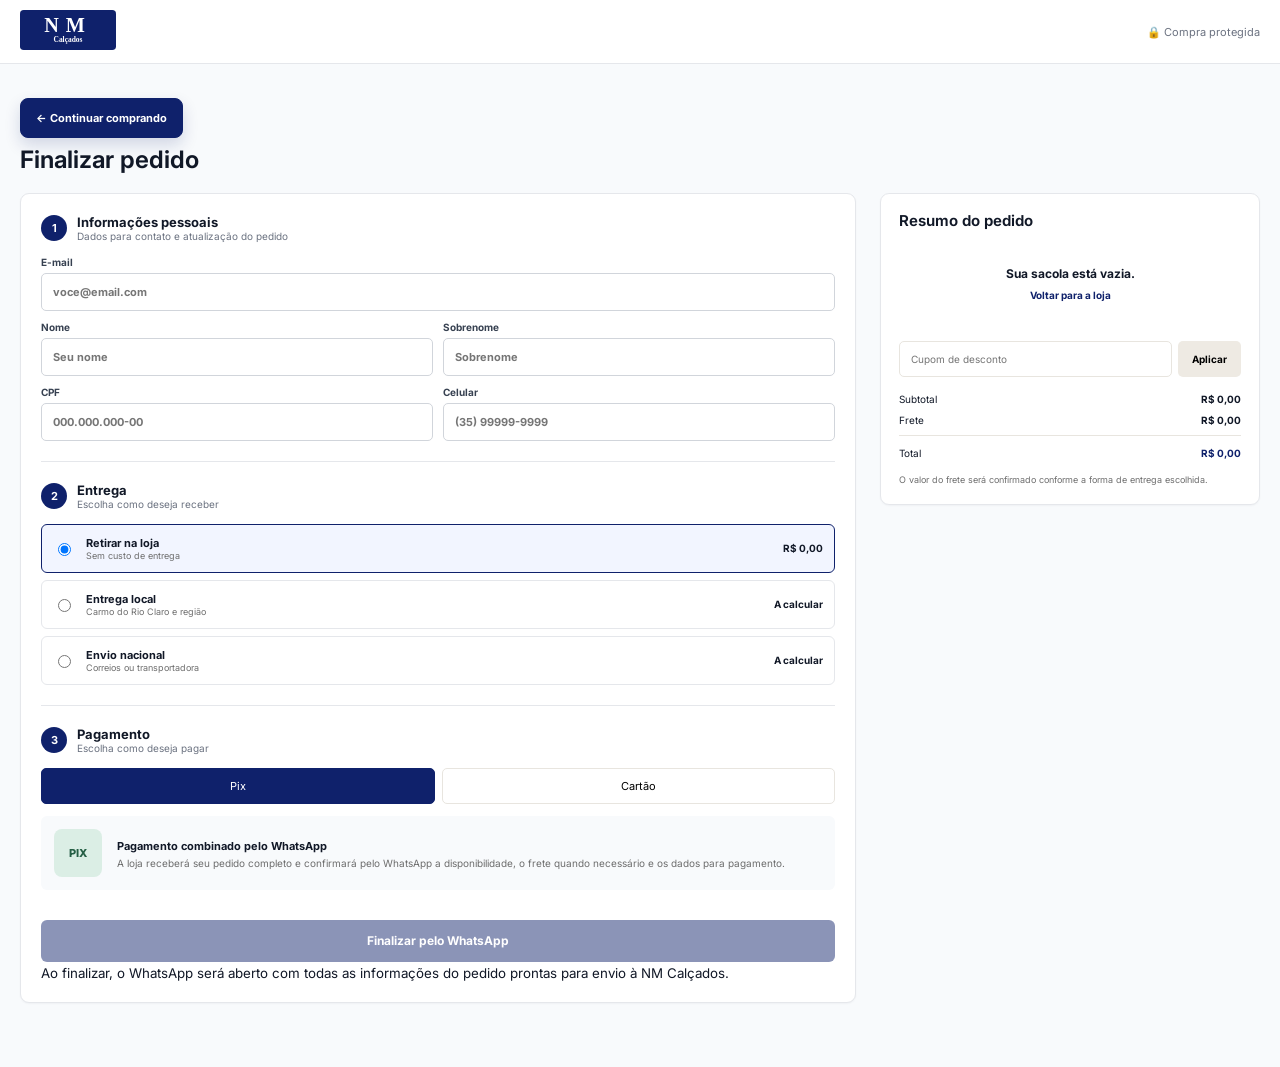
<file: checkout.html>
<!doctype html>
<html lang="pt-BR">
<head>
  <meta charset="utf-8" />
  <meta name="viewport" content="width=device-width, initial-scale=1" />
  <title>Checkout — NM Calçados</title>
  <link rel="preconnect" href="https://fonts.googleapis.com">
  <link rel="preconnect" href="https://fonts.gstatic.com" crossorigin>
  <link href="https://fonts.googleapis.com/css2?family=Inter:wght@400;500;600;700&display=swap" rel="stylesheet">
  <link rel="stylesheet" href="styles.css" />
  <link rel="stylesheet" href="figma-theme.css" />
  <link rel="stylesheet" href="brand-enhancements.css" />
</head>
<body class="figma-checkout">
  <header class="figma-checkout-header"><div class="container"><a href="index.html"><img src="assets/nm-logo.svg" alt="NM Calçados"></a><span>🔒 Compra protegida</span></div></header>

  <main class="figma-checkout-page">
    <div class="container">
      <div class="figma-checkout-title"><a href="loja.html">← Continuar comprando</a><h1>Finalizar pedido</h1></div>
      <div class="figma-checkout-grid">
        <section class="figma-checkout-panel checkout-form">
          <div class="checkout-step">
            <div class="step-title"><span>1</span><div><strong>Informações pessoais</strong><small>Dados para contato e atualização do pedido</small></div></div>
            <div class="form-grid">
              <label class="full">E-mail<input id="checkoutEmail" type="email" required autocomplete="email" placeholder="voce@email.com"></label>
              <label>Nome<input id="checkoutFirstName" required autocomplete="given-name" placeholder="Seu nome"></label>
              <label>Sobrenome<input id="checkoutLastName" required autocomplete="family-name" placeholder="Sobrenome"></label>
              <label>CPF<input id="checkoutCpf" required inputmode="numeric" placeholder="000.000.000-00"></label>
              <label>Celular<input id="checkoutPhone" required type="tel" autocomplete="tel" placeholder="(35) 99999-9999"></label>
            </div>
          </div>

          <div class="checkout-step">
            <div class="step-title"><span>2</span><div><strong>Entrega</strong><small>Escolha como deseja receber</small></div></div>
            <div class="delivery-options">
              <label class="delivery-card active"><input type="radio" name="delivery" value="pickup" checked><div><strong>Retirar na loja</strong><small>Sem custo de entrega</small></div><b>R$ 0,00</b></label>
              <label class="delivery-card"><input type="radio" name="delivery" value="local"><div><strong>Entrega local</strong><small>Carmo do Rio Claro e região</small></div><b>A calcular</b></label>
              <label class="delivery-card"><input type="radio" name="delivery" value="national"><div><strong>Envio nacional</strong><small>Correios ou transportadora</small></div><b>A calcular</b></label>
            </div>
          </div>

          <div class="checkout-step">
            <div class="step-title"><span>3</span><div><strong>Pagamento</strong><small>Escolha como deseja pagar</small></div></div>
            <div class="payment-tabs"><button class="active" type="button">Pix</button><button type="button">Cartão</button></div>
            <div class="payment-mock"><div class="pix-icon">PIX</div><div><strong>Pagamento combinado pelo WhatsApp</strong><p>A loja receberá seu pedido completo e confirmará pelo WhatsApp a disponibilidade, o frete quando necessário e os dados para pagamento.</p></div></div>
          </div>

          <button class="btn btn-dark full xl" id="fakeFinish">Finalizar pelo WhatsApp</button>
          <small>Ao finalizar, o WhatsApp será aberto com todas as informações do pedido prontas para envio à NM Calçados.</small>
        </section>

        <aside class="figma-order-summary order-summary">
          <h2>Resumo do pedido</h2>
          <div id="checkoutItems" class="checkout-items"></div>
          <div class="coupon"><input placeholder="Cupom de desconto"><button type="button">Aplicar</button></div>
          <div class="summary-lines">
            <div><span>Subtotal</span><strong id="checkoutSubtotal">R$ 0,00</strong></div>
            <div><span>Frete</span><strong id="checkoutShipping">R$ 0,00</strong></div>
            <div class="summary-total"><span>Total</span><strong id="checkoutTotal">R$ 0,00</strong></div>
          </div>
          <small>O valor do frete será confirmado conforme a forma de entrega escolhida.</small>
        </aside>
      </div>
    </div>
  </main>

  <div class="toast" id="toast"></div>
  <script src="app.js"></script>
  <script src="checkout-whatsapp.js"></script>
</body>
</html>
</file>
<file: styles.css>
@import url('styles-2.css');
:root{
  --ink:#171717;--muted:#6d6d6d;--line:#e8e5df;--paper:#fff;--soft:#f7f5f0;--sand:#d6c2aa;--olive:#5e6750;--terracotta:#b66a4f;--dark:#111;--success:#2f6a4f;
  --radius:22px;--shadow:0 18px 60px rgba(17,17,17,.09);--container:min(1180px,calc(100% - 36px));
}
*{box-sizing:border-box}html{scroll-behavior:smooth}body{margin:0;font-family:"DM Sans",sans-serif;color:var(--ink);background:var(--paper)}a{text-decoration:none;color:inherit}button,input,select{font:inherit}.container{width:var(--container);margin:auto}.topbar{background:#111;color:#fff;text-align:center;padding:9px 16px;font-size:12px;letter-spacing:.02em}.site-header{position:sticky;top:0;z-index:40;background:rgba(255,255,255,.96);backdrop-filter:blur(18px);border-bottom:1px solid var(--line)}.header-row{height:76px;display:flex;align-items:center;gap:28px}.brand{display:flex;align-items:center;gap:10px;min-width:max-content}.brand-mark{display:grid;place-items:center;width:43px;height:43px;background:#111;color:#fff;border-radius:13px;font-family:"Playfair Display",serif;font-size:20px}.brand-copy{display:flex;flex-direction:column;line-height:1.05}.brand-copy strong{font-size:16px}.brand-copy small{font-size:10px;text-transform:uppercase;letter-spacing:.15em;color:var(--muted);margin-top:4px}.desktop-nav{display:flex;gap:24px;align-items:center;margin:auto;font-size:14px;font-weight:600}.desktop-nav a{position:relative}.desktop-nav a:after{content:"";position:absolute;left:0;right:100%;bottom:-7px;height:2px;background:#111;transition:.25s}.desktop-nav a:hover:after{right:0}.sale-link{color:#a13f2b!important}.header-actions{display:flex;align-items:center;gap:7px}.icon-btn,.cart-btn,.circle-btn{border:0;background:transparent;cursor:pointer}.icon-btn{width:40px;height:40px;border-radius:50%;font-size:19px}.icon-btn:hover{background:var(--soft)}.cart-btn{height:40px;padding:0 12px;border-radius:30px;background:#111;color:#fff;display:flex;align-items:center;gap:7px}.cart-btn span{display:grid;place-items:center;background:#fff;color:#111;width:20px;height:20px;border-radius:50%;font-size:11px;font-weight:700}.search-panel{max-height:0;overflow:hidden;transition:.3s;background:#fff}.search-panel.open{max-height:100px;border-top:1px solid var(--line)}.search-inner{padding:14px 0;display:flex;gap:10px}.search-inner input{flex:1;border:1px solid var(--line);border-radius:14px;padding:14px 16px;outline:0}.mobile-menu{display:none;background:#fff;padding:14px 24px;border-bottom:1px solid var(--line);position:sticky;top:76px;z-index:35}.mobile-menu.open{display:grid;gap:12px}.mobile-only{display:none}.hero{min-height:650px;position:relative;display:flex;align-items:center;background:url('https://images.unsplash.com/photo-1542291026-7eec264c27ff?auto=format&fit=crop&w=1800&q=88') center 58%/cover no-repeat}.hero-overlay{position:absolute;inset:0;background:linear-gradient(90deg,rgba(0,0,0,.76),rgba(0,0,0,.26) 52%,rgba(0,0,0,.06))}.hero-content{position:relative;color:#fff}.eyebrow{margin:0 0 12px;text-transform:uppercase;font-size:12px;font-weight:700;letter-spacing:.16em;color:#796b5a}.eyebrow.light{color:#efe4d4}.hero h1,.catalog-hero h1,.product-info h1{font-family:"Playfair Display",serif}.hero h1{font-size:clamp(48px,7vw,82px);line-height:.97;margin:0;max-width:760px}.hero p:not(.eyebrow){font-size:18px;line-height:1.6;max-width:620px;color:rgba(255,255,255,.86)}.hero-actions{display:flex;gap:12px;margin-top:28px}.btn{display:inline-flex;align-items:center;justify-content:center;border:1px solid transparent;border-radius:999px;padding:13px 22px;font-weight:700;cursor:pointer;transition:.2s}.btn:hover{transform:translateY(-1px)}.btn-dark{background:#111;color:#fff}.btn-light{background:#fff;color:#111}.btn-outline{border-color:#d7d3cd;background:#fff;color:#111}.btn-ghost-light{border-color:rgba(255,255,255,.45);color:#fff}.btn-whatsapp{background:#e9f5ee;color:#215c41;border-color:#cee8d8}.btn.full{width:100%}.btn.xl{padding:16px 24px;font-size:16px}.benefits{border-bottom:1px solid var(--line)}.benefits-grid{display:grid;grid-template-columns:repeat(4,1fr)}.benefits-grid div{padding:22px 18px;border-right:1px solid var(--line)}.benefits-grid div:last-child{border-right:0}.benefits-grid strong,.benefits-grid span{display:block}.benefits-grid strong{font-size:14px}.benefits-grid span{font-size:12px;color:var(--muted);margin-top:4px}.section{padding:88px 0}.section-soft{background:var(--soft)}.section-head{display:flex;justify-content:space-between;align-items:end;gap:20px;margin-bottom:30px}.section h2,.store-section h2,.newsletter h2{font-family:"Playfair Display",serif;font-size:clamp(32px,4vw,50px);line-height:1.05;margin:0}.text-link{font-size:14px;font-weight:700;border-bottom:1px solid #222;padding-bottom:3px}.category-grid{display:grid;grid-template-columns:repeat(4,1fr);gap:16px}.category-card{height:420px;border-radius:var(--radius);padding:24px;display:flex;flex-direction:column;justify-content:flex-end;color:#fff;background-size:cover;background-position:center;overflow:hidden;position:relative}.category-card:before{content:"";position:absolute;inset:0;background:linear-gradient(transparent 40%,rgba(0,0,0,.7))}.category-card span,.category-card small{position:relative}.category-card span{font-family:"Playfair Display",serif;font-size:34px}.category-card small{margin-top:5px;color:rgba(255,255,255,.85)}.cat-fem{background-image:url('https://images.unsplash.com/photo-1543163521-1bf539c55dd2?auto=format&fit=crop&w=900&q=85')}.cat-men{background-image:url('https://images.unsplash.com/photo-1549298916-b41d501d3772?auto=format&fit=crop&w=900&q=85')}.cat-kids{background-image:url('https://images.unsplash.com/photo-1595341888016-a392ef81b7de?auto=format&fit=crop&w=900&q=85')}.cat-beauty{background-image:url('https://images.unsplash.com/photo-1522335789203-aabd1fc54bc9?auto=format&fit=crop&w=900&q=85')}.carousel-actions{display:flex;gap:8px}.circle-btn{width:42px;height:42px;border:1px solid var(--line);border-radius:50%;background:#fff}.product-strip{display:grid;grid-auto-flow:column;grid-auto-columns:minmax(230px,1fr);overflow:auto;gap:16px;scrollbar-width:none}.product-strip::-webkit-scrollbar{display:none}.product-grid{display:grid;grid-template-columns:repeat(4,1fr);gap:20px}.product-card{position:relative}.product-image{aspect-ratio:4/5;border-radius:18px;overflow:hidden;background:#eee;position:relative}.product-image img{width:100%;height:100%;object-fit:cover;transition:.45s}.product-card:hover img{transform:scale(1.035)}.badge{position:absolute;left:12px;top:12px;background:#111;color:#fff;padding:7px 9px;border-radius:99px;font-size:10px;font-weight:700;text-transform:uppercase;letter-spacing:.08em}.badge.sale{background:#a44b35}.wish{position:absolute;right:12px;top:12px;width:36px;height:36px;border:0;border-radius:50%;background:rgba(255,255,255,.9);cursor:pointer}.product-meta{padding:13px 3px}.product-meta small{color:var(--muted);text-transform:uppercase;font-size:10px;letter-spacing:.1em}.product-meta h3{font-size:15px;margin:7px 0 5px}.product-price{display:flex;align-items:baseline;gap:8px}.product-price strong{font-size:16px}.product-price del{font-size:12px;color:#999}.installment{display:block;margin-top:3px;font-size:11px;color:var(--muted)}.quick-add{width:100%;margin-top:8px;border:1px solid var(--line);background:#fff;border-radius:12px;padding:10px;font-weight:700;cursor:pointer}.quick-add:hover{background:#111;color:#fff}.split-grid{display:grid;grid-template-columns:1.35fr .65fr;gap:18px}.editorial{min-height:520px;border-radius:var(--radius);position:relative;overflow:hidden;background-size:cover;background-position:center}.editorial:after{content:"";position:absolute;inset:0;background:linear-gradient(0deg,rgba(0,0,0,.62),rgba(0,0,0,.04))}.editorial-main{background-image:url('https://images.unsplash.com/photo-1515955656352-a1fa3ffcd111?auto=format&fit=crop&w=1300&q=88')}.editorial-sale{background:#d7c6ad}.editorial-content{position:absolute;z-index:2;bottom:34px;left:34px;color:#fff}.editorial-content h2{font-size:44px;max-width:520px;margin-bottom:24px}.editorial-content.dark-copy{color:#111}.editorial-sale:after{display:none}.store-section{padding:88px 0;background:#161616;color:#fff}.store-grid{display:grid;grid-template-columns:1.3fr .7fr;gap:60px;align-items:center}.store-copy p{color:#c8c8c8;max-width:700px;line-height:1.7}.store-pills{display:flex;flex-wrap:wrap;gap:8px;margin:25px 0}.store-pills span{border:1px solid #444;border-radius:99px;padding:9px 12px;font-size:12px}.store-card{background:#fff;color:#111;border-radius:22px;padding:30px;box-shadow:var(--shadow)}.store-card p{font-weight:700;margin-bottom:3px}.store-card span,.store-card small{color:var(--muted)}.store-card hr{border:0;border-top:1px solid var(--line);margin:22px 0}.newsletter-card{background:#eee7dc;border-radius:28px;padding:46px;display:grid;grid-template-columns:1fr .8fr;gap:50px;align-items:center}.newsletter-card p{color:#655d53}.newsletter form{display:flex;gap:8px}.newsletter input{flex:1;border:0;background:#fff;padding:14px 18px;border-radius:999px;outline:0}.footer{background:#f6f4ef;padding:60px 0 20px}.footer-grid{display:grid;grid-template-columns:1.3fr repeat(3,1fr);gap:40px}.footer-grid>div{display:flex;flex-direction:column;gap:10px}.footer-grid>div>a{font-size:13px;color:#555}.footer-grid p{font-size:13px;color:#666;max-width:260px}.footer-brand{margin-bottom:12px}.footer-bottom{border-top:1px solid #ddd8cf;margin-top:40px;padding-top:18px;display:flex;justify-content:space-between;font-size:12px;color:#777}.drawer-backdrop{position:fixed;inset:0;background:rgba(0,0,0,.36);opacity:0;pointer-events:none;transition:.25s;z-index:70}.drawer-backdrop.open{opacity:1;pointer-events:auto}.cart-drawer{position:fixed;right:0;top:0;bottom:0;width:min(440px,94vw);background:#fff;z-index:80;transform:translateX(100%);transition:.3s;display:flex;flex-direction:column;box-shadow:-20px 0 60px rgba(0,0,0,.15)}.cart-drawer.open{transform:none}.drawer-head{padding:22px;border-bottom:1px solid var(--line);display:flex;align-items:center;justify-content:space-between}.drawer-head h3{margin:2px 0 0;font-size:26px;font-family:"Playfair Display",serif}
</file>
<file: figma-theme.css>
/* NM CALÇADOS — Tema inspirado no Figma Make de referência
   Carregado depois de styles.css para garantir prioridade visual. */

:root{
  --nm-blue:#0f216b;
  --nm-blue-2:#172d7f;
  --ui-bg:#f8fafc;
  --ui-card:#ffffff;
  --ui-text:#111827;
  --ui-muted:#6b7280;
  --ui-line:#e5e7eb;
  --ui-line-strong:#d1d5db;
  --ui-soft:#f3f4f6;
  --ui-dark:#111827;
  --ui-danger:#ef4444;
  --ui-radius:9px;
  --ui-shadow:0 1px 2px rgba(15,23,42,.04);
  --ui-shadow-hover:0 8px 24px rgba(15,23,42,.08);
}

html{background:#fff}
body.figma-shop,
body.figma-checkout{
  margin:0!important;
  font-family:Inter,system-ui,-apple-system,BlinkMacSystemFont,"Segoe UI",sans-serif!important;
  color:var(--ui-text)!important;
  background:#fff!important;
  -webkit-font-smoothing:antialiased;
}
body.figma-checkout{background:#f8fafc!important}
body.figma-shop .container,
body.figma-checkout .container{width:min(1280px,calc(100% - 40px))!important;margin-inline:auto!important}

/* Header */
.figma-header{
  height:68px!important;
  background:#fff!important;
  border-bottom:1px solid var(--ui-line)!important;
  position:sticky!important;
  top:0!important;
  z-index:50!important;
  box-shadow:var(--ui-shadow)!important;
}
.figma-header-row{
  height:100%!important;
  display:grid!important;
  grid-template-columns:210px minmax(280px,560px) 210px!important;
  align-items:center!important;
  justify-content:space-between!important;
  gap:32px!important;
}
.figma-logo{display:flex!important;align-items:center!important;width:max-content!important}
.figma-logo img{width:118px!important;height:42px!important;display:block!important;object-fit:contain!important;object-position:left center!important}
.figma-search{position:relative!important;width:100%!important}
.figma-search input{
  width:100%!important;height:38px!important;border:1px solid var(--ui-line)!important;border-radius:6px!important;
  background:#f8fafc!important;padding:0 14px 0 38px!important;outline:none!important;color:var(--ui-text)!important;
  font:500 13px/1 Inter,system-ui,sans-serif!important;box-shadow:none!important;
}
.figma-search input::placeholder{color:#9ca3af!important}
.figma-search input:focus{background:#fff!important;border-color:#9ca3af!important;box-shadow:0 0 0 3px rgba(15,33,107,.08)!important}
.figma-search-icon{position:absolute!important;left:13px!important;top:50%!important;transform:translateY(-50%)!important;color:#6b7280!important;font-size:16px!important;z-index:2!important}
.figma-header-actions{display:flex!important;align-items:center!important;justify-content:flex-end!important;gap:8px!important}
.figma-icon-btn,.figma-menu-btn{
  height:38px!important;min-width:38px!important;padding:0 9px!important;border:0!important;background:#fff!important;border-radius:6px!important;
  display:grid!important;place-items:center!important;cursor:pointer!important;color:var(--ui-text)!important;font-size:18px!important;
}
.figma-icon-btn:hover,.figma-menu-btn:hover{background:var(--ui-soft)!important}
.figma-cart-trigger{position:relative!important}
.figma-cart-trigger #cartCount,.figma-cart-trigger>span{
  position:absolute!important;right:-3px!important;top:-4px!important;display:grid!important;place-items:center!important;
  min-width:18px!important;height:18px!important;padding:0 4px!important;border-radius:99px!important;background:var(--ui-danger)!important;
  color:#fff!important;font-size:10px!important;font-weight:700!important;border:2px solid #fff!important;
}
.figma-mobile-menu{top:68px!important;border-bottom:1px solid var(--ui-line)!important;box-shadow:0 10px 20px rgba(15,23,42,.06)!important}
.figma-mobile-menu.open{display:grid!important;grid-template-columns:repeat(3,1fr)!important;gap:8px!important;padding:12px 20px!important}
.figma-mobile-menu a{padding:10px!important;border:1px solid var(--ui-line)!important;border-radius:6px!important;text-align:center!important;font-size:12px!important;font-weight:600!important;background:#fff!important}

/* Catalog layout */
.figma-main{
  display:grid!important;
  grid-template-columns:250px minmax(0,1fr)!important;
  gap:28px!important;
  padding-top:34px!important;
  padding-bottom:60px!important;
  align-items:start!important;
}
.figma-filter-card{
  display:block!important;position:sticky!important;top:92px!important;align-self:start!important;
  border:1px solid var(--ui-line)!important;border-radius:var(--ui-radius)!important;background:#fff!important;
  padding:0 18px 18px!important;box-shadow:var(--ui-shadow)!important;
}
.figma-filter-head{padding:18px 0 14px!important;border-bottom:1px solid #f0f1f3!important;margin-bottom:18px!important}
.figma-filter-head h2{font:650 15px/1.2 Inter,system-ui,sans-serif!important;margin:0!important;color:var(--ui-text)!important}
.figma-filter-group{display:grid!important;gap:9px!important;margin-bottom:20px!important;padding:0!important;border:0!important}
.figma-filter-group>label,.figma-filter-group>strong{font-size:12px!important;font-weight:600!important;color:#374151!important}
.figma-filter-group select{height:38px!important;border:1px solid var(--ui-line-strong)!important;border-radius:6px!important;padding:0 11px!important;background:#fff!important;font-size:12px!important;color:var(--ui-text)!important;outline:none!important}
.figma-filter-group input[type=range]{accent-color:var(--ui-dark)!important;width:100%!important}
.figma-filter-checkboxes{display:grid!important;gap:9px!important}
.figma-filter-checkboxes label{font-size:12px!important;color:#4b5563!important;display:flex!important;align-items:center!important;gap:8px!important}
.figma-filter-checkboxes input,.figma-stock-check input{accent-color:var(--nm-blue)!important}
.figma-price-copy{display:flex!important;justify-content:space-between!important;color:var(--ui-muted)!important;font-size:10px!important}
.figma-size-filter{display:flex!important;flex-wrap:wrap!important;gap:6px!important}
.figma-size-filter button{
  width:34px!important;height:32px!important;padding:0!important;border-radius:5px!important;font-size:11px!important;
  border:1px solid var(--ui-line-strong)!important;background:#fff!important;color:#374151!important;cursor:pointer!important;
}
.figma-size-filter button.active{background:var(--ui-dark)!important;color:#fff!important;border-color:var(--ui-dark)!important}
.figma-stock-check{display:flex!important;gap:8px!important;align-items:center!important;font-size:12px!important;color:#374151!important;margin:4px 0 18px!important}
.figma-outline-btn{width:100%!important;height:38px!important;border:1px solid var(--ui-line-strong)!important;background:#fff!important;border-radius:6px!important;color:var(--ui-text)!important;font-size:12px!important;font-weight:600!important;cursor:pointer!important}
.figma-outline-btn:hover{background:#f9fafb!important}
.figma-products-area{min-width:0!important}
.figma-products-top{display:flex!important;align-items:flex-end!important;justify-content:space-between!important;gap:20px!important;margin-bottom:18px!important}
.figma-kicker{font-size:10px!important;letter-spacing:.16em!important;color:var(--nm-blue)!important;font-weight:700!important;margin:0 0 5px!important;text-transform:uppercase!important}
.figma-products-top h1,.figma-products-top #catalogTitle{font:650 22px/1.2 Inter,system-ui,sans-serif!important;margin:0!important;color:var(--ui-text)!important}
.figma-products-top p:not(.figma-kicker){margin:5px 0 0!important;color:var(--ui-muted)!important;font-size:12px!important}
.figma-products-tools{display:flex!important;align-items:center!important;gap:12px!important;color:var(--ui-muted)!important;font-size:11px!important}
.figma-products-tools select{height:34px!important;border:1px solid var(--ui-line-strong)!important;border-radius:6px!important;background:#fff!important;padding:0 28px 0 10px!important;font-size:11px!important;color:#374151!important;outline:none!important}
.figma-category-tabs{display:flex!important;gap:6px!important;flex-wrap:wrap!important;margin:0 0 18px!important}
.figma-category-tabs a{padding:7px 11px!important;border:1px solid var(--ui-line)!important;border-radius:6px!important;background:#fff!important;font-size:11px!important;color:#4b5563!important;font-weight:500!important}
.figma-category-tabs a.active,.figma-category-tabs a:hover{background:var(--ui-dark)!important;border-color:var(--ui-dark)!important;color:#fff!important}
.filter-toggle{display:none!important;height:34px!important;border:1px solid var(--ui-line-strong)!important;background:#fff!important;border-radius:6px!important;padding:0 11px!important;font-size:11px!important;color:#374151!important}

/* Product cards — exact app-like character from Figma */
body.figma-shop .figma-product-grid,
body.figma-shop .catalog-grid,
body.figma-shop #relatedProducts{
  display:grid!important;grid-template-columns:repeat(4,minmax(0,1fr))!important;gap:16px!important;
}
body.figma-shop .product-card{
  border:1px solid var(--ui-line)!important;border-radius:9px!important;background:#fff!important;overflow:hidden!important;
  transition:box-shadow .18s ease,transform .18s ease!important;position:relative!important;
}
body.figma-shop .product-card:hover{box-shadow:var(--ui-shadow-hover)!important;transform:translateY(-1px)!important}
body.figma-shop .product-image{aspect-ratio:1/1!important;border-radius:0!important;background:var(--ui-soft)!important;display:block!important;overflow:hidden!important;position:relative!important}
body.figma-shop .product-image img{width:100%!important;height:100%!important;object-fit:cover!important;transition:transform .2s ease!important}
body.figma-shop .product-card:hover .product-image img{transform:scale(1.04)!important}
body.figma-shop .badge{left:auto!important;right:9px!important;top:9px!important;padding:4px 7px!important;border-radius:999px!important;background:#f3f4f6!important;color:#374151!important;font-size:9px!important;letter-spacing:0!important;text-transform:capitalize!important;font-weight:600!important}
body.figma-shop .badge.sale{background:#fee2e2!important;color:#991b1b!important}
body.figma-shop .wish{display:none!important}
body.figma-shop .product-meta{padding:12px 12px 13px!important}
body.figma-shop .product-meta>small{font-size:10px!important;text-transform:none!important;letter-spacing:0!important;color:var(--ui-muted)!important}
body.figma-shop .product-meta h3{font:600 12px/1.35 Inter,system-ui,sans-serif!important;margin:4px 0 7px!important;color:var(--ui-text)!important;white-space:nowrap!important;overflow:hidden!important;text-overflow:ellipsis!important}
body.figma-shop .product-price{display:flex!important;align-items:baseline!important;justify-content:flex-start!important;gap:7px!important}
body.figma-shop .product-price strong{font-size:13px!important;color:var(--ui-text)!important}
body.figma-shop .product-price del{font-size:10px!important;color:#9ca3af!important}
body.figma-shop .installment{font-size:9px!important;color:#9ca3af!important;margin-top:2px!important}
body.figma-shop .quick-add{width:100%!important;height:32px!important;margin-top:10px!important;border:0!important;background:var(--ui-dark)!important;color:#fff!important;border-radius:5px!important;padding:0 10px!important;font-size:10px!important;font-weight:600!important;cursor:pointer!important}
body.figma-shop .quick-add:hover{background:#000!important}

/* Product detail */
.figma-product-page{background:#f8fafc!important;min-height:100vh!important}
.figma-breadcrumb{display:flex!important;gap:7px!important;align-items:center!important;padding:22px 0 14px!important;color:var(--ui-muted)!important;font-size:11px!important}
.figma-detail-card{
  display:grid!important;grid-template-columns:minmax(0,1fr) minmax(360px,.9fr)!important;gap:32px!important;
  background:#fff!important;border:1px solid var(--ui-line)!important;border-radius:10px!important;padding:24px!important;
  box-shadow:var(--ui-shadow)!important;margin-bottom:28px!important;
}
.figma-detail-card .gallery-main{aspect-ratio:1/1!important;border-radius:8px!important;background:#f3f4f6!important;overflow:hidden!important}
.figma-detail-card .gallery-main img{width:100%!important;height:100%!important;object-fit:cover!important}
.figma-detail-card .gallery-thumbs{grid-template-columns:repeat(4,72px)!important;gap:8px!important;margin-top:10px!important}
.figma-detail-card .gallery-thumbs button{aspect-ratio:1!important;border:1px solid var(--ui-line)!important;border-radius:6px!important;background:#fff!important}
.figma-detail-card .gallery-thumbs button.active{border:2px solid var(--ui-dark)!important}
.figma-detail-card .product-brand{font-size:10px!important;letter-spacing:.08em!important;color:var(--ui-muted)!important;margin:2px 0 6px!important}
.figma-detail-card .product-info h1{font:650 26px/1.2 Inter,system-ui,sans-serif!important;margin:0 0 8px!important;color:var(--ui-text)!important}
.figma-detail-card .rating{font-size:11px!important;color:#f59e0b!important}.figma-detail-card .rating span{color:var(--ui-muted)!important}
.figma-detail-card .price-block{padding:18px 0!important;border-bottom:1px solid var(--ui-line)!important;display:grid!important;gap:3px!important}
.figma-detail-card .price-block strong{font-size:22px!important}.figma-detail-card .old-price{font-size:11px!important;color:#9ca3af!important}.figma-detail-card .price-block small{font-size:10px!important;color:var(--ui-muted)!important}
.figma-detail-card .option-title{margin:18px 0 10px!important;font-size:12px!important}.figma-detail-card .option-title strong{font-weight:600!important}
.figma-detail-card .swatches{gap:8px!important}.figma-detail-card .swatch{width:30px!important;height:30px!important}
.figma-detail-card .size-grid{gap:6px!important;margin-bottom:16px!important}.figma-detail-card .size-grid button{width:42px!important;height:38px!important;border-radius:5px!important;border:1px solid var(--ui-line-strong)!important;font-size:11px!important}.figma-detail-card .size-grid button.active{background:var(--ui-dark)!important;color:#fff!important;border-color:var(--ui-dark)!important}
.figma-detail-card .btn{border-radius:6px!important;min-height:40px!important;font-size:12px!important;font-weight:600!important;box-shadow:none!important;transform:none!important}
.figma-detail-card .btn-dark{background:var(--ui-dark)!important}.figma-detail-card .btn-whatsapp{background:#fff!important;color:#166534!important;border:1px solid #bbf7d0!important;margin-top:8px!important}
.figma-detail-card .shipping-box{margin-top:16px!important;background:#f8fafc!important;border:1px solid var(--ui-line)!important;padding:14px!important;border-radius:7px!important;font-size:11px!important}.figma-detail-card .shipping-box>div{margin:9px 0!important}.figma-detail-card .shipping-box input{height:38px!important;border-radius:5px!important;font-size:11px!important}.figma-detail-card .shipping-box .btn{height:38px!important;min-height:38px!important;padding:0 12px!important}
.figma-detail-card .accordion{margin-top:16px!important}.figma-detail-card .accordion details{padding:12px 0!important}.figma-detail-card .accordion summary{font-size:11px!important}.figma-detail-card .accordion p{font-size:11px!important;line-height:1.6!important}
.figma-related{padding:24px 0 60px!important}.figma-related-head{display:flex!important;justify-content:space-between!important;align-items:end!important;margin-bottom:14px!important}.figma-related-head h2{font:650 18px/1.2 Inter,system-ui,sans-serif!important;margin:0!important}.figma-related-head p{font-size:10px!important;color:var(--nm-blue)!important;letter-spacing:.12em!important;font-weight:700!important;margin:0 0 4px!important;text-transform:uppercase!important}

/* Checkout */
.figma-checkout-header{height:64px!important;background:#fff!important;border-bottom:1px solid var(--ui-line)!important}
.figma-checkout-header .container{height:100%!important;display:flex!important;align-items:center!important;justify-content:space-between!important}
.figma-checkout-header img{width:112px!important;height:40px!important;object-fit:contain!important;object-position:left!important}.figma-checkout-header span{font-size:11px!important;color:var(--ui-muted)!important}
.figma-checkout-page{padding:34px 0 64px!important}
.figma-checkout-title{margin-bottom:18px!important}.figma-checkout-title a{font-size:11px!important;color:var(--ui-muted)!important}.figma-checkout-title h1{font:650 24px/1.2 Inter,system-ui,sans-serif!important;margin:8px 0 0!important}
.figma-checkout-grid{display:grid!important;grid-template-columns:minmax(0,1fr) 380px!important;gap:24px!important;align-items:start!important}
.figma-checkout-panel,.figma-order-summary{background:#fff!important;border:1px solid var(--ui-line)!important;border-radius:9px!important;box-shadow:var(--ui-shadow)!important}
.figma-checkout-panel{padding:20px!important}.figma-checkout-panel .checkout-step{background:transparent!important;border:0!important;border-radius:0!important;padding:0 0 20px!important;margin:0 0 20px!important;border-bottom:1px solid var(--ui-line)!important}.figma-checkout-panel .checkout-step:last-of-type{border-bottom:0!important;margin-bottom:10px!important}
.figma-checkout-panel .step-title{gap:10px!important;margin-bottom:14px!important}.figma-checkout-panel .step-title>span{width:26px!important;height:26px!important;font-size:11px!important;background:var(--ui-dark)!important}.figma-checkout-panel .step-title strong{font-size:13px!important}.figma-checkout-panel .step-title small{font-size:10px!important;color:var(--ui-muted)!important}
.figma-checkout-panel .form-grid{gap:10px!important}.figma-checkout-panel .form-grid label{font-size:10px!important;color:#374151!important}.figma-checkout-panel .form-grid input{height:38px!important;border:1px solid var(--ui-line-strong)!important;border-radius:5px!important;padding:0 11px!important;margin-top:5px!important;font-size:11px!important;box-shadow:none!important}.figma-checkout-panel .form-grid input:focus{outline:none!important;border-color:#9ca3af!important;box-shadow:0 0 0 3px rgba(15,33,107,.06)!important}
.figma-checkout-panel .delivery-options{gap:7px!important}.figma-checkout-panel .delivery-card{grid-template-columns:auto 1fr auto!important;border:1px solid var(--ui-line)!important;border-radius:6px!important;padding:11px!important;font-size:11px!important}.figma-checkout-panel .delivery-card.active{border-color:#9ca3af!important;background:#f9fafb!important}.figma-checkout-panel .delivery-card small{font-size:9px!important}.figma-checkout-panel .delivery-card b{font-size:10px!important}
.figma-checkout-panel .payment-tabs{gap:7px!important}.figma-checkout-panel .payment-tabs button{height:36px!important;padding:0 10px!important;border-radius:5px!important;font-size:11px!important}.figma-checkout-panel .payment-tabs button.active{background:var(--ui-dark)!important}.figma-checkout-panel .payment-mock{padding:13px!important;border-radius:6px!important;background:#f8fafc!important}.figma-checkout-panel .pix-icon{width:48px!important;height:48px!important;border-radius:8px!important;font-size:11px!important}.figma-checkout-panel .payment-mock strong{font-size:11px!important}.figma-checkout-panel .payment-mock p{font-size:10px!important;margin:3px 0!important}
.figma-checkout-panel>.btn{height:42px!important;border-radius:6px!important;background:var(--ui-dark)!important;font-size:12px!important}
.figma-order-summary{position:sticky!important;top:86px!important;padding:18px!important}.figma-order-summary h2{font:650 15px/1.2 Inter,system-ui,sans-serif!important;margin:0 0 12px!important}.figma-order-summary .checkout-item{grid-template-columns:52px 1fr auto!important;gap:9px!important;padding:10px 0!important}.figma-order-summary .checkout-item img{width:52px!important;height:52px!important;border-radius:6px!important}.figma-order-summary .checkout-item strong{font-size:10px!important}.figma-order-summary .checkout-item small{font-size:9px!important}.figma-order-summary .coupon{margin:16px 0!important;gap:6px!important}.figma-order-summary .coupon input{height:36px!important;border-radius:5px!important;font-size:10px!important}.figma-order-summary .coupon button{border-radius:5px!important;font-size:10px!important}.figma-order-summary .summary-lines{gap:9px!important}.figma-order-summary .summary-lines>div{font-size:10px!important}.figma-order-summary .summary-total{font-size:13px!important;padding-top:11px!important}.figma-order-summary>small{font-size:9px!important;margin-top:14px!important}

/* Cart drawer aligned to reference */
body.figma-shop .cart-drawer{width:min(400px,94vw)!important;box-shadow:-12px 0 34px rgba(15,23,42,.12)!important}
body.figma-shop .drawer-head{padding:18px!important}.drawer-head h3{font:650 17px/1.2 Inter,system-ui,sans-serif!important}.drawer-head small{font-size:10px!important}
body.figma-shop .cart-row{grid-template-columns:64px 1fr auto!important;gap:10px!important;padding:12px 0!important}.cart-row img{width:64px!important;height:64px!important;border-radius:6px!important}.cart-row h4{font-size:10px!important}.cart-row small{font-size:9px!important}.cart-row strong{display:block!important;font-size:10px!important;margin-top:4px!important}.cart-row button{font-size:9px!important}
body.figma-shop .drawer-footer{padding:16px 18px!important}.drawer-footer .btn{height:40px!important;border-radius:6px!important;background:var(--ui-dark)!important;font-size:11px!important}

.figma-footer{border-top:1px solid var(--ui-line)!important;background:#fff!important;padding:18px 0!important}.figma-footer-row{display:flex!important;align-items:center!important;justify-content:space-between!important;gap:20px!important;color:var(--ui-muted)!important;font-size:10px!important}.figma-footer-row a{color:var(--nm-blue)!important;font-weight:600!important}

/* Responsive */
@media (max-width:1100px){
  .figma-header-row{grid-template-columns:160px minmax(260px,1fr) 160px!important;gap:18px!important}
  body.figma-shop .figma-product-grid,body.figma-shop .catalog-grid,body.figma-shop #relatedProducts{grid-template-columns:repeat(3,minmax(0,1fr))!important}
}
@media (max-width:900px){
  body.figma-shop .container,body.figma-checkout .container{width:min(100% - 28px,1280px)!important}
  .figma-header-row{display:flex!important;gap:12px!important}.figma-logo{flex:0 0 auto!important}.figma-logo img{width:100px!important}.figma-search{flex:1!important}.figma-header-actions{flex:0 0 auto!important}
  .figma-main{grid-template-columns:1fr!important;padding-top:22px!important}.figma-filter-card{display:none!important;position:static!important}.figma-filter-card.open{display:block!important}.filter-toggle{display:inline-flex!important;align-items:center!important}
  .figma-products-top{align-items:flex-start!important}.figma-products-tools{flex-wrap:wrap!important;justify-content:flex-end!important}
  .figma-detail-card{grid-template-columns:1fr!important;gap:24px!important}.figma-detail-card .gallery-main{max-height:620px!important}
  .figma-checkout-grid{grid-template-columns:1fr!important}.figma-order-summary{position:static!important}
}
@media (max-width:680px){
  .figma-header{height:auto!important;min-height:64px!important}.figma-header-row{min-height:64px!important;display:grid!important;grid-template-columns:auto 1fr auto!important;gap:10px!important}.figma-logo img{width:88px!important;height:36px!important}.figma-search{grid-column:1/-1!important;grid-row:2!important;padding-bottom:10px!important}.figma-search input{height:36px!important}.figma-header-actions{grid-column:3!important;grid-row:1!important}.figma-mobile-menu{top:110px!important}.figma-mobile-menu.open{grid-template-columns:repeat(2,1fr)!important}
  .figma-main{padding-top:18px!important;gap:18px!important}.figma-products-top{display:grid!important;gap:12px!important}.figma-products-top h1,.figma-products-top #catalogTitle{font-size:20px!important}.figma-products-tools{justify-content:flex-start!important;gap:8px!important}.figma-category-tabs{overflow-x:auto!important;flex-wrap:nowrap!important;padding-bottom:4px!important;scrollbar-width:none!important}.figma-category-tabs::-webkit-scrollbar{display:none!important}.figma-category-tabs a{white-space:nowrap!important}
  body.figma-shop .figma-product-grid,body.figma-shop .catalog-grid,body.figma-shop #relatedProducts{grid-template-columns:repeat(2,minmax(0,1fr))!important;gap:10px!important}.figma-shop .product-meta{padding:10px!important}.figma-shop .product-meta h3{font-size:11px!important}.figma-shop .quick-add{height:30px!important;font-size:9px!important}
  .figma-breadcrumb{padding-top:14px!important}.figma-detail-card{padding:14px!important;border-radius:8px!important}.figma-detail-card .product-info h1{font-size:21px!important}.figma-detail-card .gallery-thumbs{grid-template-columns:repeat(4,1fr)!important}.figma-detail-card .size-grid button{width:40px!important;height:36px!important}.figma-related{padding-bottom:40px!important}
  .figma-checkout-page{padding-top:20px!important}.figma-checkout-title h1{font-size:21px!important}.figma-checkout-panel,.figma-order-summary{padding:14px!important}.figma-checkout-panel .form-grid{grid-template-columns:1fr!important}.figma-checkout-panel .form-grid .full{grid-column:auto!important}.figma-checkout-header span{display:none!important}
  .figma-footer-row{flex-direction:column!important;align-items:flex-start!important;gap:6px!important}
}
@media (max-width:390px){
  body.figma-shop .container,body.figma-checkout .container{width:min(100% - 20px,1280px)!important}
  body.figma-shop .figma-product-grid,body.figma-shop .catalog-grid,body.figma-shop #relatedProducts{gap:8px!important}.figma-shop .product-meta{padding:8px!important}.figma-shop .product-price strong{font-size:12px!important}.figma-shop .installment{display:none!important}
}
</file>
<file: brand-enhancements.css>
/* NM CALÇADOS — acabamento de marca. Azul presente sem dominar a interface. */
:root{--nm-blue:#0f216b;--nm-blue-2:#172d7f;--nm-blue-soft:#f2f5ff;--nm-blue-line:#dce4ff;--nm-ink:#111827;--nm-muted:#667085}

.nm-utility-bar{background:var(--nm-blue);color:#fff;font-size:10px;font-weight:600;letter-spacing:.02em;text-align:center;padding:7px 16px}
.nm-utility-bar span{opacity:.96}.nm-utility-bar b{font-weight:700}.nm-utility-dot{opacity:.45;margin:0 10px}

/* Azul como assinatura visual */
.figma-search input:focus{border-color:var(--nm-blue)!important;box-shadow:0 0 0 3px rgba(15,33,107,.10)!important}
.figma-search-icon,.figma-kicker,.figma-footer-row a,.figma-related-head a,.figma-checkout-title a,.figma-breadcrumb a{color:var(--nm-blue)!important}
.figma-category-tabs a.active{background:var(--nm-blue)!important;border-color:var(--nm-blue)!important;color:#fff!important}
.figma-category-tabs a:hover{border-color:var(--nm-blue)!important;color:var(--nm-blue)!important;background:#fff!important}
.figma-category-tabs a.active:hover{background:var(--nm-blue)!important;color:#fff!important}
.figma-size-filter button.active,.figma-detail-card .size-grid button.active{background:var(--nm-blue)!important;border-color:var(--nm-blue)!important}
.figma-stock-check input,.figma-filter-checkboxes input{accent-color:var(--nm-blue)!important}
.figma-filter-group input[type=range]{accent-color:var(--nm-blue)!important}
.figma-outline-btn:hover,.filter-toggle:hover{border-color:var(--nm-blue)!important;color:var(--nm-blue)!important;background:var(--nm-blue-soft)!important}
body.figma-shop .quick-add:hover{background:var(--nm-blue)!important}
body.figma-shop .product-card:hover{border-color:#cfd8f4!important}
body.figma-shop .product-card:hover .product-meta h3{color:var(--nm-blue)!important}
.figma-detail-card .btn-dark,.figma-checkout-panel>.btn{background:var(--nm-blue)!important}
.figma-detail-card .btn-dark:hover,.figma-checkout-panel>.btn:hover{background:var(--nm-blue-2)!important}
.figma-checkout-panel .step-title>span{background:var(--nm-blue)!important}
.figma-checkout-panel .delivery-card.active{border-color:var(--nm-blue)!important;background:var(--nm-blue-soft)!important}
.figma-checkout-panel .payment-tabs button.active{background:var(--nm-blue)!important;border-color:var(--nm-blue)!important}
.figma-order-summary .summary-total strong{color:var(--nm-blue)!important}

/* Blocos adicionais da Home */
.nm-home-extras{background:#fff}
.nm-home-section{width:min(1280px,calc(100% - 40px));margin:0 auto;padding:54px 0}
.nm-section-heading{display:flex;align-items:flex-end;justify-content:space-between;gap:24px;margin-bottom:22px}
.nm-section-heading small{display:block;color:var(--nm-blue);font-size:10px;font-weight:700;letter-spacing:.14em;text-transform:uppercase;margin-bottom:6px}
.nm-section-heading h2{margin:0;font-size:24px;line-height:1.15;font-weight:650;color:var(--nm-ink)}
.nm-section-heading p{margin:7px 0 0;color:var(--nm-muted);font-size:12px;max-width:620px;line-height:1.6}
.nm-section-heading>a{font-size:11px;font-weight:600;color:var(--nm-blue);white-space:nowrap}

.nm-benefits-wrap{border-top:1px solid #eef0f4;border-bottom:1px solid #eef0f4;background:#fbfcff}
.nm-benefits{width:min(1280px,calc(100% - 40px));margin:auto;display:grid;grid-template-columns:repeat(4,1fr)}
.nm-benefit{padding:20px 22px;display:grid;grid-template-columns:34px 1fr;gap:12px;align-items:center;border-right:1px solid #e8ebf2}
.nm-benefit:last-child{border-right:0}.nm-benefit-icon{width:34px;height:34px;border-radius:8px;background:var(--nm-blue-soft);color:var(--nm-blue);display:grid;place-items:center;font-size:16px;font-weight:700}
.nm-benefit strong{display:block;font-size:11px;color:var(--nm-ink)}.nm-benefit span{display:block;font-size:9px;color:var(--nm-muted);margin-top:3px;line-height:1.4}

.nm-category-grid{display:grid;grid-template-columns:repeat(3,1fr);gap:14px}
.nm-category-card{min-height:280px;border-radius:10px;overflow:hidden;position:relative;background:#ddd;background-size:cover;background-position:center;display:flex;align-items:flex-end;padding:20px;border:1px solid #e5e7eb}
.nm-category-card:before{content:"";position:absolute;inset:0;background:linear-gradient(180deg,rgba(15,23,42,.02) 28%,rgba(15,23,42,.76) 100%)}
.nm-category-copy{position:relative;color:#fff}.nm-category-copy span{display:inline-block;font-size:9px;font-weight:700;letter-spacing:.12em;text-transform:uppercase;margin-bottom:6px;opacity:.88}.nm-category-copy h3{font-size:20px;margin:0 0 6px}.nm-category-copy p{font-size:10px;line-height:1.5;margin:0 0 13px;max-width:270px;opacity:.88}.nm-category-copy a{display:inline-flex;align-items:center;min-height:32px;padding:0 12px;border-radius:5px;background:#fff;color:var(--nm-blue);font-size:10px;font-weight:700}
.nm-cat-women{background-image:url('https://images.unsplash.com/photo-1543163521-1bf539c55dd2?auto=format&fit=crop&w=1000&q=84')}.nm-cat-men{background-image:url('https://images.unsplash.com/photo-1549298916-b41d501d3772?auto=format&fit=crop&w=1000&q=84')}.nm-cat-kids{background-image:url('https://images.unsplash.com/photo-1595341888016-a392ef81b7de?auto=format&fit=crop&w=1000&q=84')}

.nm-promo-grid{display:grid;grid-template-columns:1.15fr .85fr;gap:14px}.nm-promo-card{min-height:230px;border-radius:10px;padding:28px;border:1px solid #e5e7eb;display:flex;flex-direction:column;justify-content:center}.nm-promo-blue{background:linear-gradient(135deg,var(--nm-blue),#1c3b98);color:#fff;border-color:transparent}.nm-promo-light{background:var(--nm-blue-soft);border-color:var(--nm-blue-line)}
.nm-promo-card small{font-size:9px;font-weight:700;letter-spacing:.14em;text-transform:uppercase;margin-bottom:8px;opacity:.82}.nm-promo-card h3{font-size:24px;line-height:1.15;margin:0 0 9px}.nm-promo-card p{font-size:11px;line-height:1.65;margin:0 0 18px;max-width:520px;opacity:.86}.nm-promo-card a{width:max-content;display:inline-flex;align-items:center;min-height:36px;padding:0 14px;border-radius:6px;font-size:10px;font-weight:700}.nm-promo-blue a{background:#fff;color:var(--nm-blue)}.nm-promo-light h3{color:var(--nm-ink)}.nm-promo-light p{color:var(--nm-muted)}.nm-promo-light a{background:var(--nm-blue);color:#fff}

.nm-newsletter{background:#f8faff;border-top:1px solid #e9edfa;border-bottom:1px solid #e9edfa}.nm-newsletter-inner{width:min(900px,calc(100% - 40px));margin:auto;padding:46px 0;text-align:center}.nm-newsletter-badge{width:40px;height:40px;border-radius:10px;background:var(--nm-blue-soft);color:var(--nm-blue);display:grid;place-items:center;margin:0 auto 13px;font-size:18px}.nm-newsletter h2{margin:0;font-size:22px}.nm-newsletter p{font-size:11px;color:var(--nm-muted);max-width:550px;margin:8px auto 17px;line-height:1.6}.nm-newsletter form{display:flex;gap:8px;max-width:520px;margin:auto}.nm-newsletter input{flex:1;height:40px;border:1px solid #d7dceb;border-radius:6px;padding:0 13px;outline:0;font-size:11px;background:#fff}.nm-newsletter input:focus{border-color:var(--nm-blue);box-shadow:0 0 0 3px rgba(15,33,107,.08)}.nm-newsletter button{height:40px;border:0;border-radius:6px;background:var(--nm-blue);color:#fff;padding:0 18px;font-size:10px;font-weight:700;cursor:pointer}.nm-newsletter button:hover{background:var(--nm-blue-2)}

.nm-footer-rich{padding:26px 0!important}.nm-footer-inner{text-align:center}.nm-footer-logo{width:96px;height:36px;object-fit:contain;margin:0 auto 11px}.nm-footer-links{display:flex;justify-content:center;flex-wrap:wrap;gap:7px 18px;margin:9px 0 13px}.nm-footer-links a{font-size:10px;color:#4b5563!important;font-weight:500!important}.nm-footer-links a:hover{color:var(--nm-blue)!important}.nm-footer-meta{display:flex;justify-content:center;flex-wrap:wrap;gap:6px 18px;color:#8a93a3;font-size:9px}.nm-footer-meta a{color:var(--nm-blue)!important}

@media(max-width:900px){.nm-benefits{grid-template-columns:repeat(2,1fr)}.nm-benefit:nth-child(2){border-right:0}.nm-benefit:nth-child(-n+2){border-bottom:1px solid #e8ebf2}.nm-category-grid{grid-template-columns:1fr 1fr}.nm-category-card:last-child{grid-column:1/-1}.nm-promo-grid{grid-template-columns:1fr}}
@media(max-width:680px){.nm-utility-bar{font-size:9px;padding:6px 10px}.nm-utility-dot:nth-of-type(2),.nm-utility-bar .nm-hide-mobile{display:none}.nm-home-section{width:min(100% - 28px,1280px);padding:38px 0}.nm-section-heading{align-items:flex-start;display:grid;gap:10px}.nm-section-heading h2{font-size:21px}.nm-benefits{width:min(100% - 28px,1280px);grid-template-columns:1fr}.nm-benefit{border-right:0!important;border-bottom:1px solid #e8ebf2!important;padding:15px 4px}.nm-benefit:last-child{border-bottom:0!important}.nm-category-grid{grid-template-columns:1fr}.nm-category-card,.nm-category-card:last-child{grid-column:auto;min-height:240px}.nm-promo-card{min-height:210px;padding:22px}.nm-promo-card h3{font-size:21px}.nm-newsletter-inner{width:min(100% - 28px,900px);padding:38px 0}.nm-newsletter form{display:grid}.nm-newsletter button{width:100%}.nm-footer-links{gap:8px 14px}}
</file>
